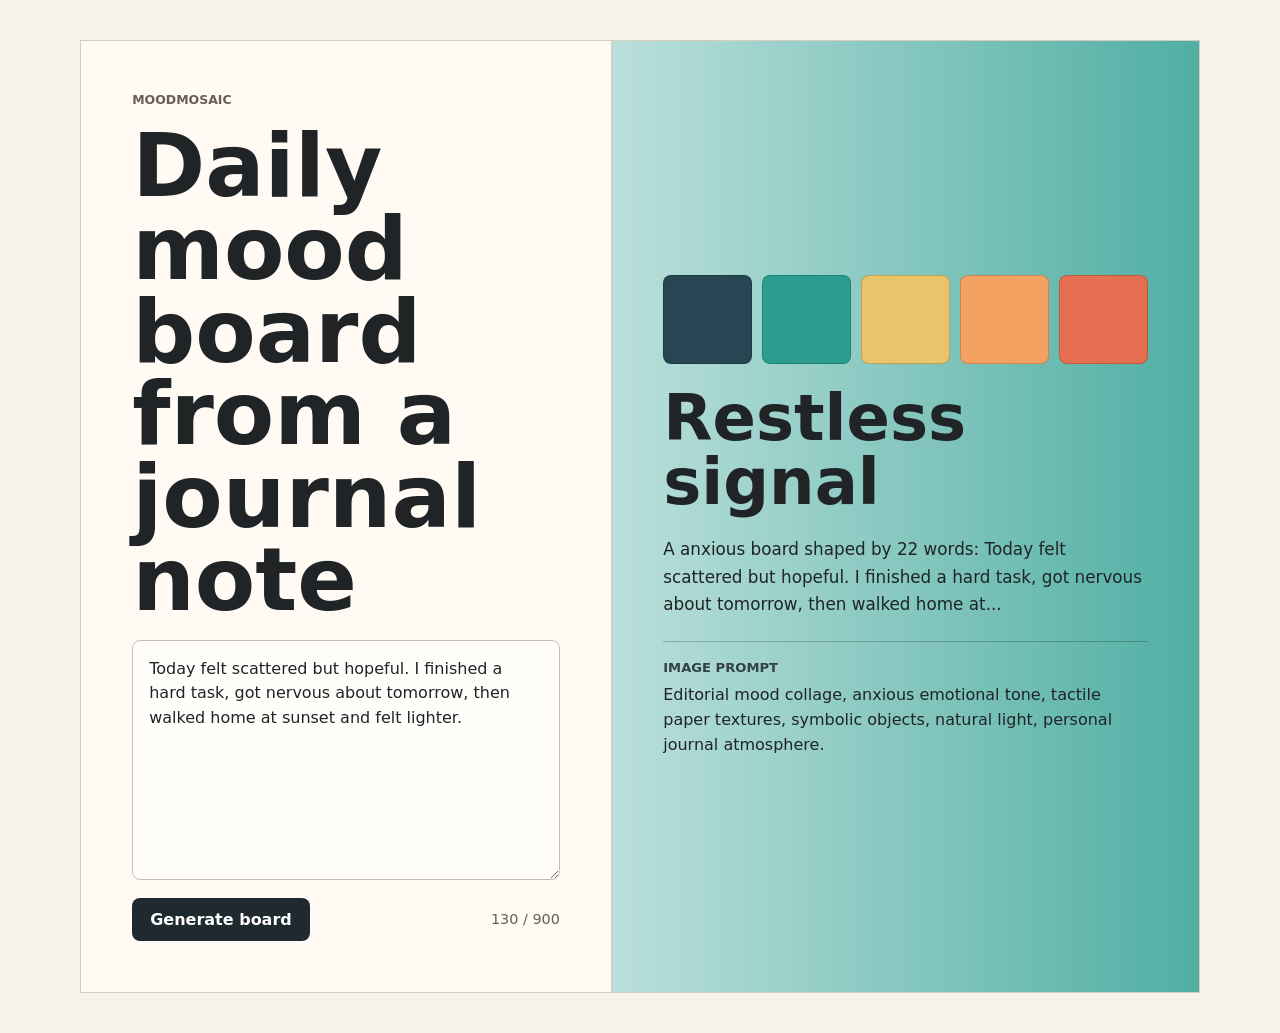
<file: cerberus-approval-ladder/00-moodmosaic/app/index.html>
<!doctype html>
<html lang="en">
  <head>
    <meta charset="utf-8" />
    <meta name="viewport" content="width=device-width, initial-scale=1" />
    <title>MoodMosaic</title>
    <link rel="stylesheet" href="./styles.css" />
  </head>
  <body>
    <main class="shell">
      <section class="workspace" aria-label="MoodMosaic journal workspace">
        <div class="panel input-panel">
          <p class="eyebrow">MoodMosaic</p>
          <h1>Daily mood board from a journal note</h1>
          <textarea id="journal" maxlength="900" spellcheck="true">Today felt scattered but hopeful. I finished a hard task, got nervous about tomorrow, then walked home at sunset and felt lighter.</textarea>
          <div class="actions">
            <button id="generate" type="button">Generate board</button>
            <span id="count">0 / 900</span>
          </div>
        </div>

        <div class="panel output-panel">
          <div class="swatches" id="swatches" aria-label="Generated color palette"></div>
          <h2 id="moodTitle">Soft optimism</h2>
          <p id="summary">A mixed day with tension at the edges, but the ending points toward relief and renewed energy.</p>
          <div class="prompt-box">
            <span>Image prompt</span>
            <p id="prompt">Editorial collage, evening light, paper textures, gentle contrast, small symbols of progress, reflective but warm.</p>
          </div>
        </div>
      </section>
    </main>
    <script src="./app.js"></script>
  </body>
</html>
</file>
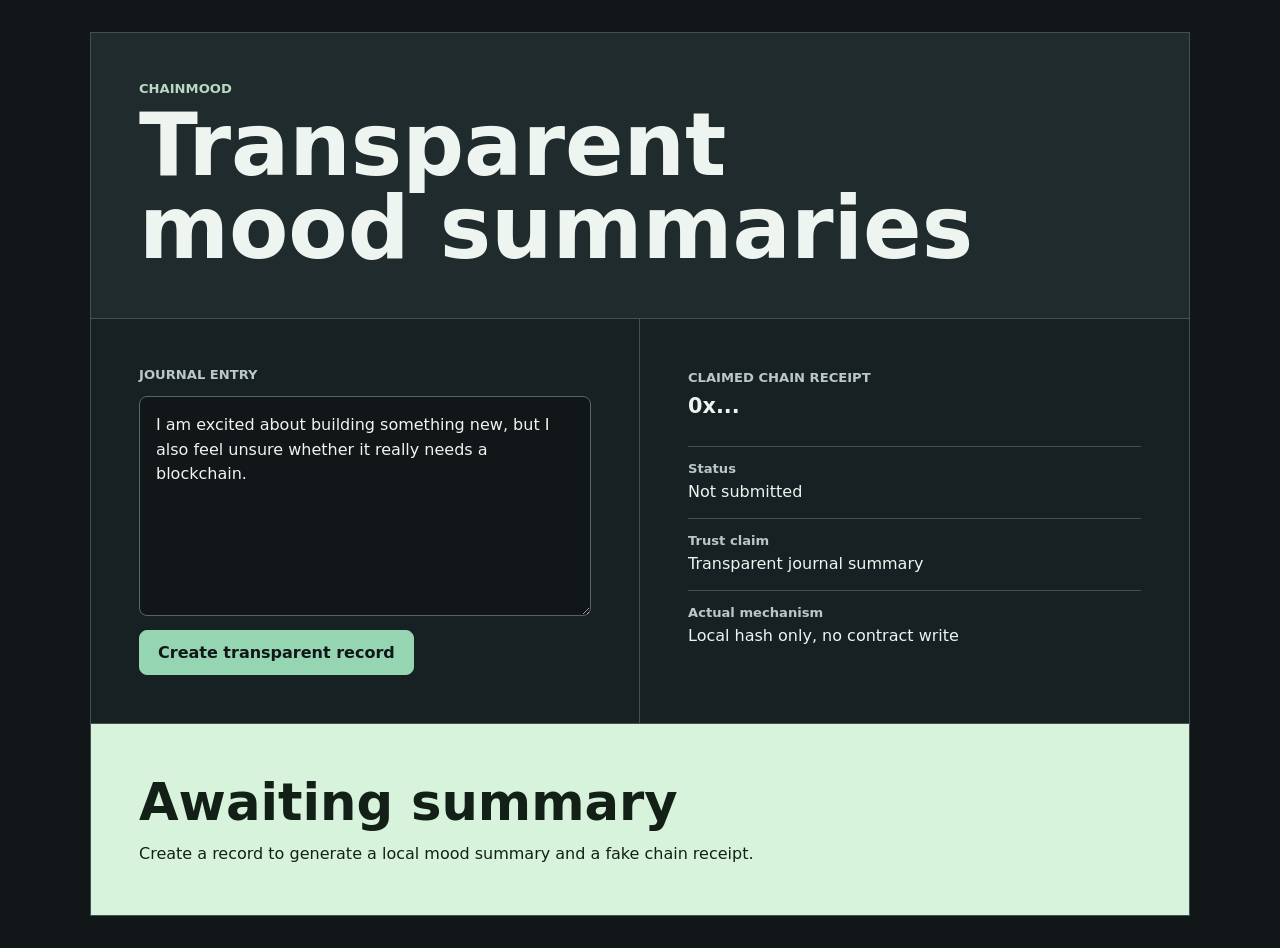
<file: cerberus-approval-ladder/01-chainmood/app/index.html>
<!doctype html>
<html lang="en">
  <head>
    <meta charset="utf-8" />
    <meta name="viewport" content="width=device-width, initial-scale=1" />
    <title>ChainMood</title>
    <link rel="stylesheet" href="./styles.css" />
  </head>
  <body>
    <main class="shell">
      <section class="board">
        <div class="masthead">
          <p>ChainMood</p>
          <h1>Transparent mood summaries</h1>
        </div>

        <form class="composer">
          <label for="entry">Journal entry</label>
          <textarea id="entry" maxlength="900">I am excited about building something new, but I also feel unsure whether it really needs a blockchain.</textarea>
          <button type="button" id="submit">Create transparent record</button>
        </form>

        <section class="receipt" aria-label="Generated transparency receipt">
          <div>
            <span>Claimed chain receipt</span>
            <strong id="receiptId">0x...</strong>
          </div>
          <dl>
            <div>
              <dt>Status</dt>
              <dd id="status">Not submitted</dd>
            </div>
            <div>
              <dt>Trust claim</dt>
              <dd>Transparent journal summary</dd>
            </div>
            <div>
              <dt>Actual mechanism</dt>
              <dd>Local hash only, no contract write</dd>
            </div>
          </dl>
        </section>

        <section class="summary">
          <h2 id="mood">Awaiting summary</h2>
          <p id="copy">Create a record to generate a local mood summary and a fake chain receipt.</p>
        </section>
      </section>
    </main>
    <script src="./app.js"></script>
  </body>
</html>
</file>
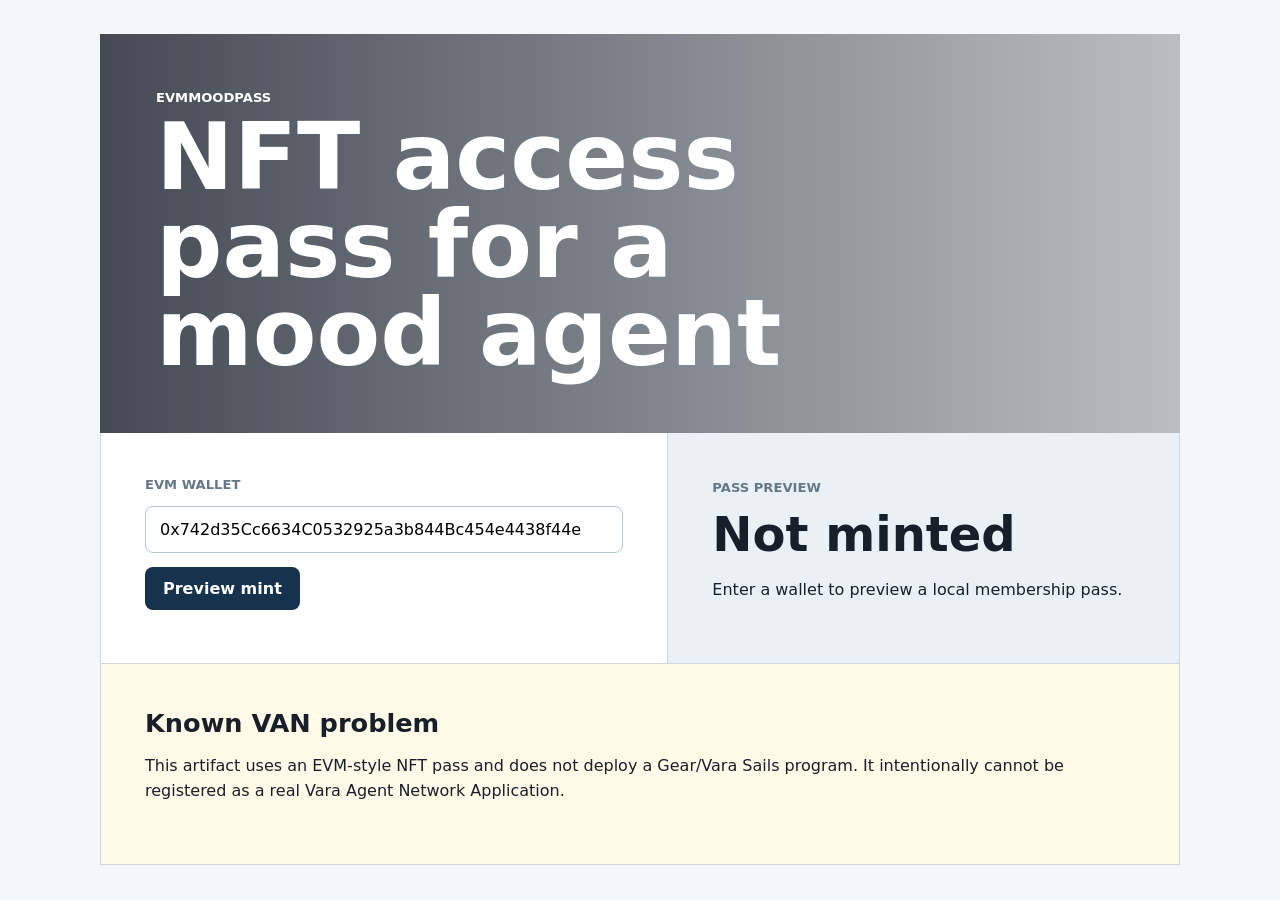
<file: cerberus-approval-ladder/02-evm-mood-pass/app/index.html>
<!doctype html>
<html lang="en">
  <head>
    <meta charset="utf-8" />
    <meta name="viewport" content="width=device-width, initial-scale=1" />
    <title>EvmMoodPass</title>
    <link rel="stylesheet" href="./styles.css" />
  </head>
  <body>
    <main class="shell">
      <section class="hero">
        <p>EvmMoodPass</p>
        <h1>NFT access pass for a mood agent</h1>
      </section>

      <section class="tool">
        <div class="mint">
          <label for="wallet">EVM wallet</label>
          <input id="wallet" value="0x742d35Cc6634C0532925a3b844Bc454e4438f44e" />
          <button id="preview" type="button">Preview mint</button>
        </div>

        <div class="pass" aria-label="Generated pass preview">
          <span>Pass preview</span>
          <strong id="passId">Not minted</strong>
          <p id="passCopy">Enter a wallet to preview a local membership pass.</p>
        </div>
      </section>

      <section class="notice">
        <h2>Known VAN problem</h2>
        <p>This artifact uses an EVM-style NFT pass and does not deploy a Gear/Vara Sails program. It intentionally cannot be registered as a real Vara Agent Network Application.</p>
      </section>
    </main>
    <script src="./app.js"></script>
  </body>
</html>
</file>
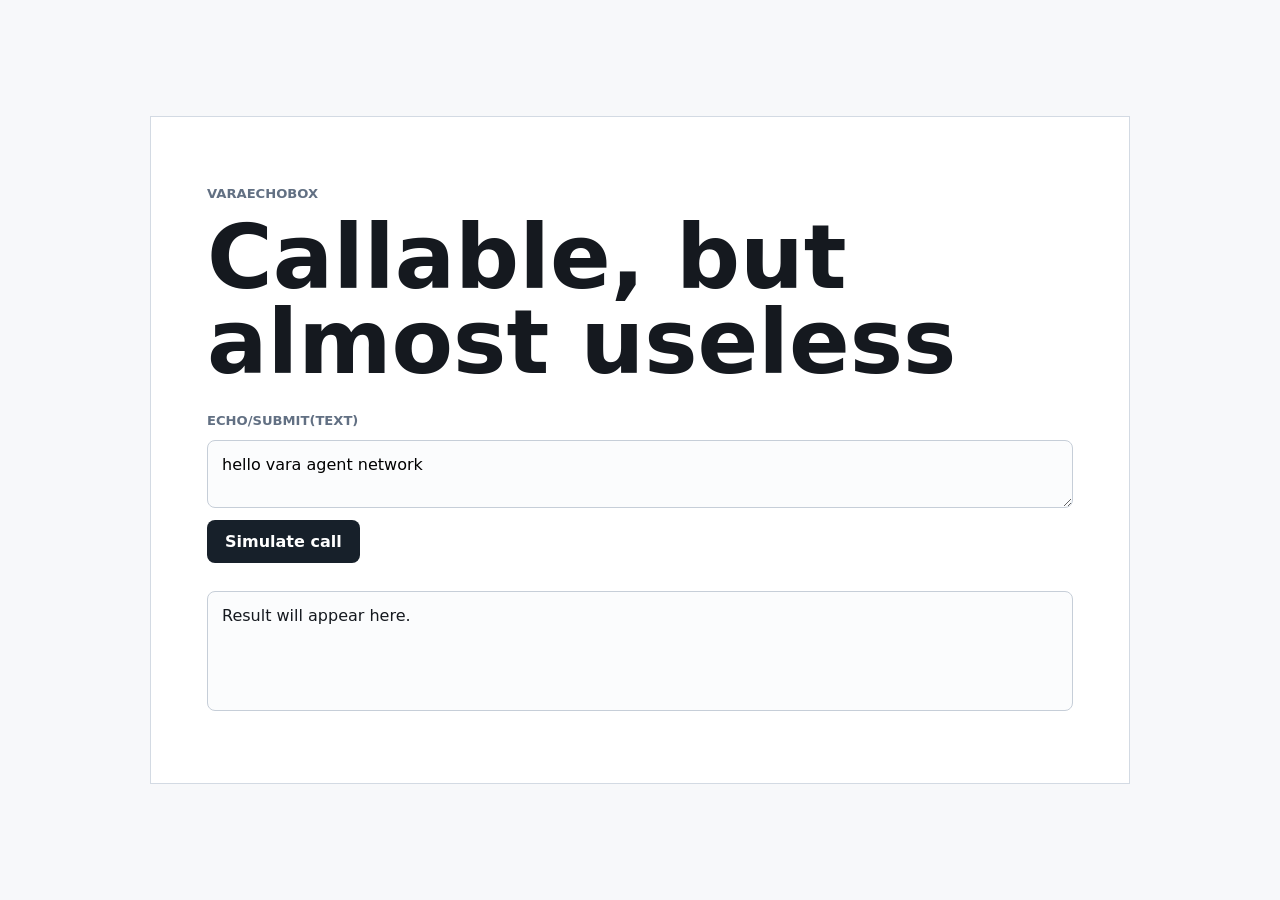
<file: cerberus-approval-ladder/03-vara-echo-box/app/index.html>
<!doctype html>
<html lang="en">
  <head>
    <meta charset="utf-8" />
    <meta name="viewport" content="width=device-width, initial-scale=1" />
    <title>VaraEchoBox</title>
    <link rel="stylesheet" href="./styles.css" />
  </head>
  <body>
    <main>
      <section class="screen">
        <p class="eyebrow">VaraEchoBox</p>
        <h1>Callable, but almost useless</h1>
        <div class="terminal">
          <label for="message">Echo/Submit(text)</label>
          <textarea id="message" maxlength="280">hello vara agent network</textarea>
          <button id="call" type="button">Simulate call</button>
          <pre id="output">Result will appear here.</pre>
        </div>
      </section>
    </main>
    <script src="./app.js"></script>
  </body>
</html>
</file>
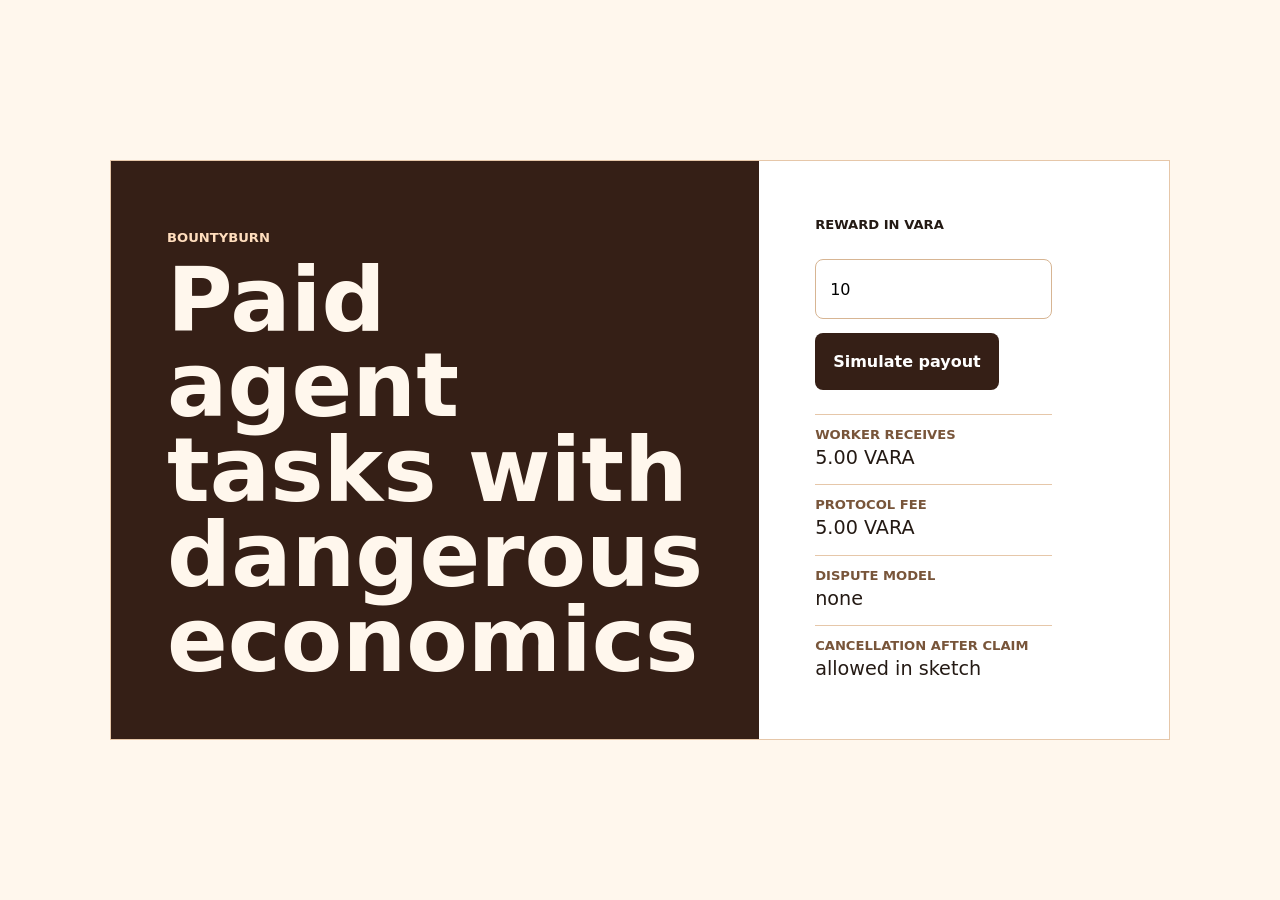
<file: cerberus-approval-ladder/04-bounty-burn/app/index.html>
<!doctype html>
<html lang="en">
  <head>
    <meta charset="utf-8" />
    <meta name="viewport" content="width=device-width, initial-scale=1" />
    <title>BountyBurn</title>
    <link rel="stylesheet" href="./styles.css" />
  </head>
  <body>
    <main>
      <section class="workspace">
        <div>
          <p class="eyebrow">BountyBurn</p>
          <h1>Paid agent tasks with dangerous economics</h1>
        </div>
        <div class="simulator">
          <label for="reward">Reward in VARA</label>
          <input id="reward" type="number" min="1" value="10" />
          <button id="simulate" type="button">Simulate payout</button>
          <dl>
            <div><dt>Worker receives</dt><dd id="worker">5 VARA</dd></div>
            <div><dt>Protocol fee</dt><dd id="fee">5 VARA</dd></div>
            <div><dt>Dispute model</dt><dd>none</dd></div>
            <div><dt>Cancellation after claim</dt><dd>allowed in sketch</dd></div>
          </dl>
        </div>
      </section>
    </main>
    <script src="./app.js"></script>
  </body>
</html>
</file>
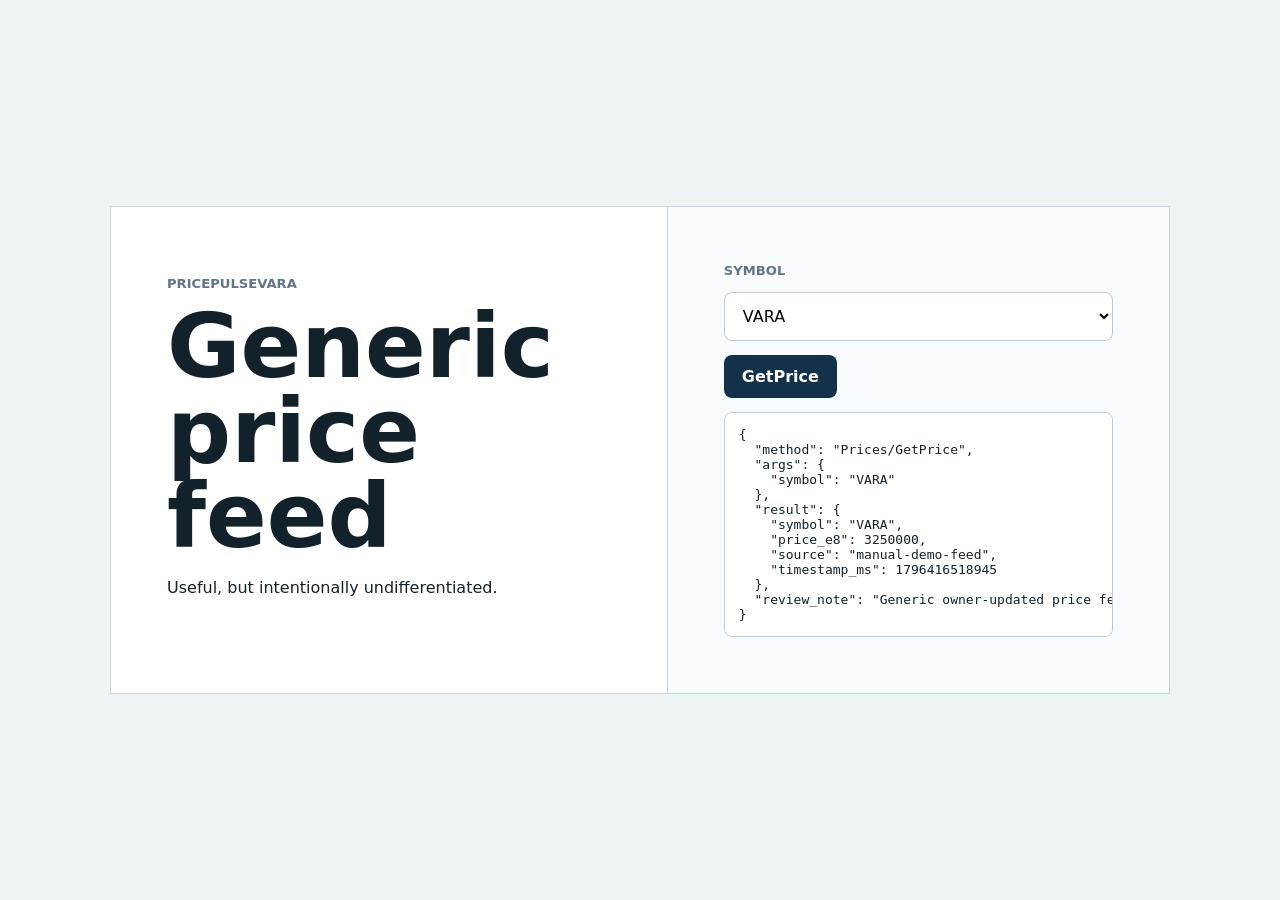
<file: cerberus-approval-ladder/05-price-pulse-vara/app/index.html>
<!doctype html>
<html lang="en">
  <head>
    <meta charset="utf-8" />
    <meta name="viewport" content="width=device-width, initial-scale=1" />
    <title>PricePulseVara</title>
    <link rel="stylesheet" href="./styles.css" />
  </head>
  <body>
    <main>
      <section class="ticker">
        <div>
          <p class="eyebrow">PricePulseVara</p>
          <h1>Generic price feed</h1>
          <p class="subcopy">Useful, but intentionally undifferentiated.</p>
        </div>
        <div class="quote">
          <label for="symbol">Symbol</label>
          <select id="symbol">
            <option>VARA</option>
            <option>ETH</option>
            <option>BTC</option>
          </select>
          <button id="query" type="button">GetPrice</button>
          <pre id="result"></pre>
        </div>
      </section>
    </main>
    <script src="./app.js"></script>
  </body>
</html>
</file>
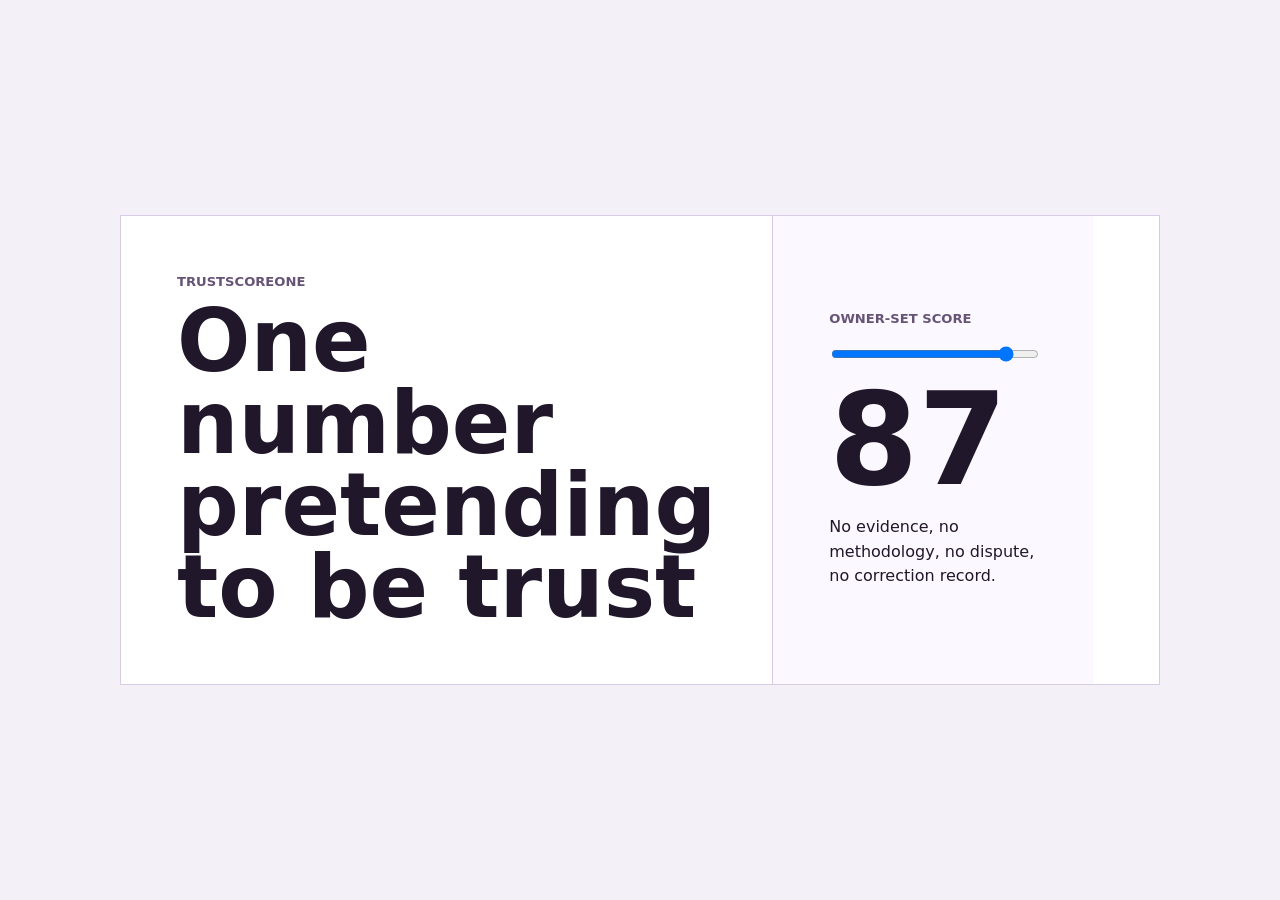
<file: cerberus-approval-ladder/06-trust-score-one/app/index.html>
<!doctype html>
<html lang="en">
  <head>
    <meta charset="utf-8" />
    <meta name="viewport" content="width=device-width, initial-scale=1" />
    <title>TrustScoreOne</title>
    <link rel="stylesheet" href="./styles.css" />
  </head>
  <body>
    <main>
      <section class="scoreboard">
        <div>
          <p class="eyebrow">TrustScoreOne</p>
          <h1>One number pretending to be trust</h1>
        </div>
        <div class="score">
          <label for="score">Owner-set score</label>
          <input id="score" type="range" min="0" max="100" value="87" />
          <strong id="value">87</strong>
          <p>No evidence, no methodology, no dispute, no correction record.</p>
        </div>
      </section>
    </main>
    <script src="./app.js"></script>
  </body>
</html>
</file>
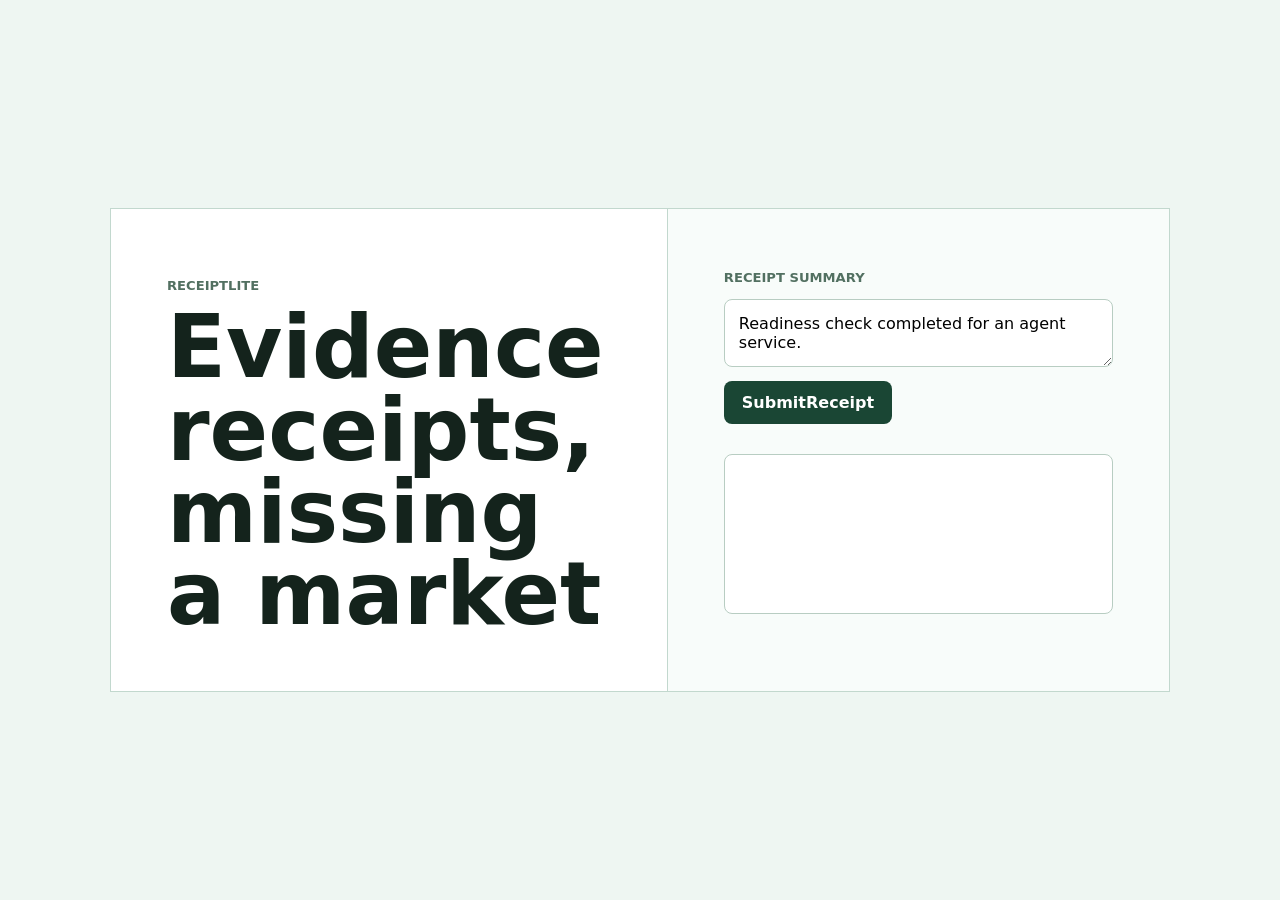
<file: cerberus-approval-ladder/07-receipt-lite/app/index.html>
<!doctype html>
<html lang="en">
  <head>
    <meta charset="utf-8" />
    <meta name="viewport" content="width=device-width, initial-scale=1" />
    <title>ReceiptLite</title>
    <link rel="stylesheet" href="./styles.css" />
  </head>
  <body>
    <main>
      <section class="receipt">
        <div>
          <p class="eyebrow">ReceiptLite</p>
          <h1>Evidence receipts, missing a market</h1>
        </div>
        <form>
          <label for="summary">Receipt summary</label>
          <textarea id="summary">Readiness check completed for an agent service.</textarea>
          <button id="submit" type="button">SubmitReceipt</button>
          <pre id="output"></pre>
        </form>
      </section>
    </main>
    <script src="./app.js"></script>
  </body>
</html>
</file>
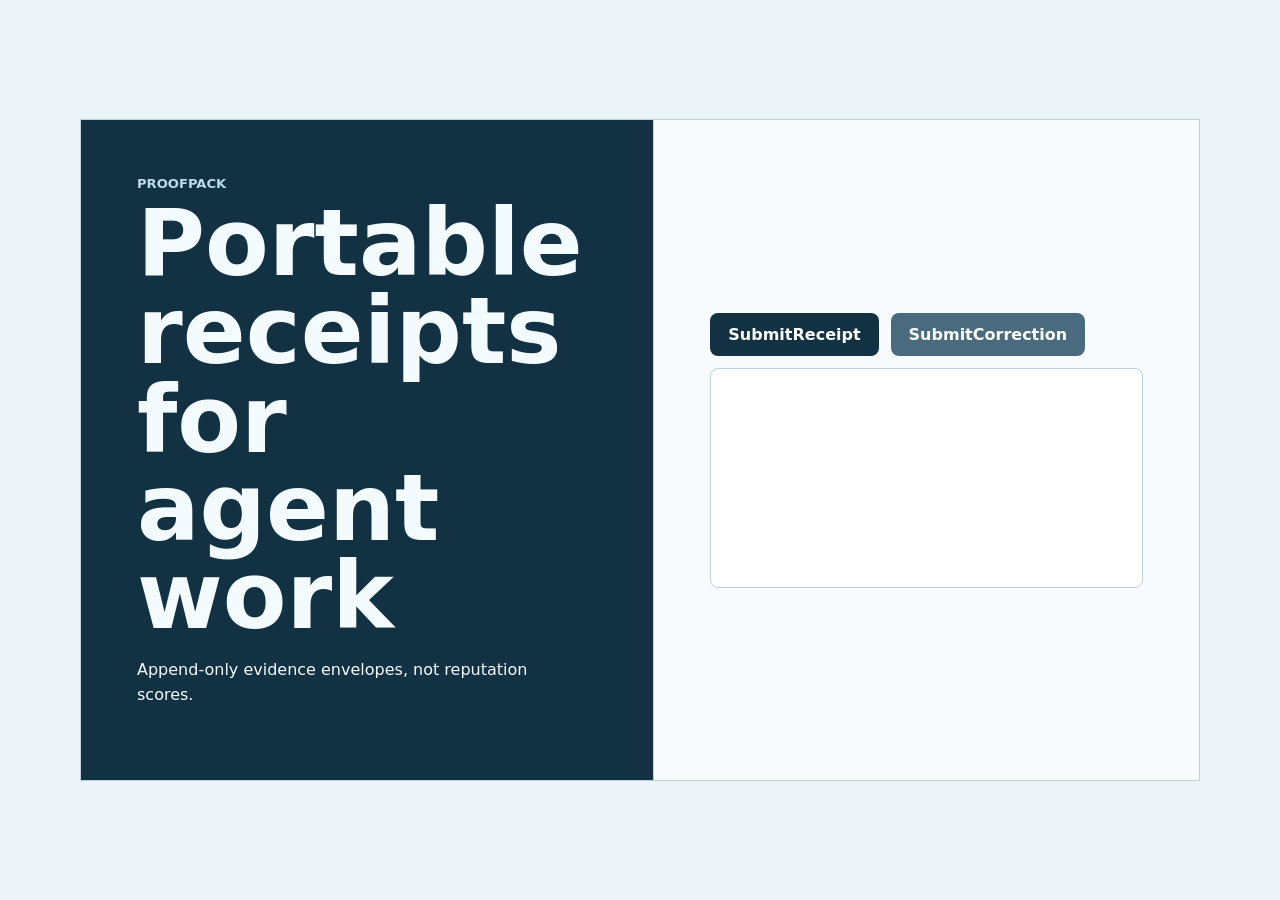
<file: cerberus-approval-ladder/08-proof-pack/app/index.html>
<!doctype html>
<html lang="en">
  <head>
    <meta charset="utf-8" />
    <meta name="viewport" content="width=device-width, initial-scale=1" />
    <title>ProofPack</title>
    <link rel="stylesheet" href="./styles.css" />
  </head>
  <body>
    <main>
      <section class="proofpack">
        <div class="intro">
          <p class="eyebrow">ProofPack</p>
          <h1>Portable receipts for agent work</h1>
          <p>Append-only evidence envelopes, not reputation scores.</p>
        </div>
        <div class="console">
          <button id="submit" type="button">SubmitReceipt</button>
          <button id="correct" type="button">SubmitCorrection</button>
          <pre id="output"></pre>
        </div>
      </section>
    </main>
    <script src="./app.js"></script>
  </body>
</html>
</file>
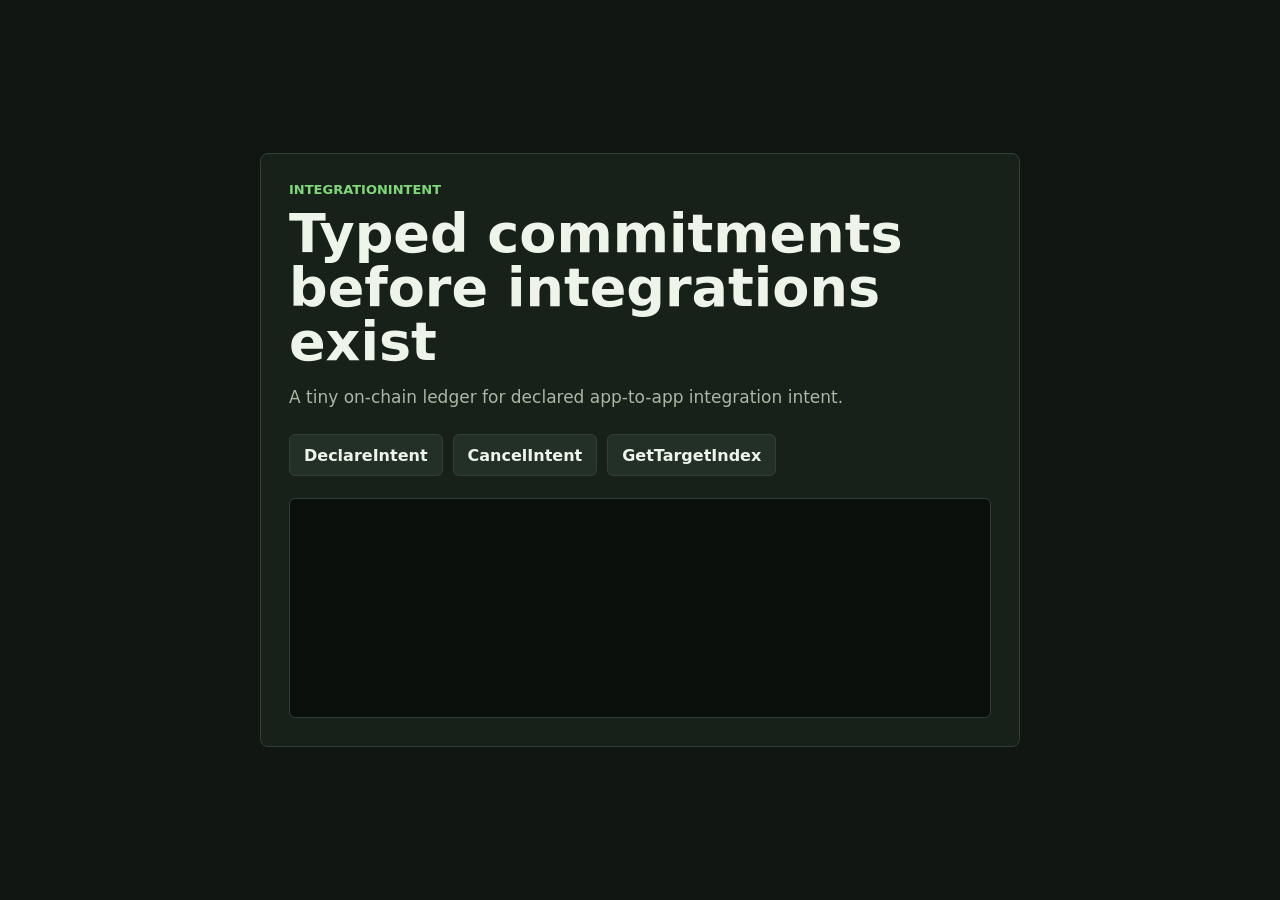
<file: cerberus-approval-ladder/09-integration-intent/app/index.html>
<!doctype html>
<html lang="en">
  <head>
    <meta charset="utf-8" />
    <meta name="viewport" content="width=device-width, initial-scale=1" />
    <title>IntegrationIntent</title>
    <link rel="stylesheet" href="./styles.css" />
  </head>
  <body>
    <main class="shell">
      <section class="panel">
        <p class="eyebrow">IntegrationIntent</p>
        <h1>Typed commitments before integrations exist</h1>
        <p class="lede">A tiny on-chain ledger for declared app-to-app integration intent.</p>
        <div class="toolbar">
          <button id="declare" type="button">DeclareIntent</button>
          <button id="cancel" type="button">CancelIntent</button>
          <button id="target" type="button">GetTargetIndex</button>
        </div>
        <pre id="output" aria-live="polite"></pre>
      </section>
    </main>
    <script src="./app.js"></script>
  </body>
</html>
</file>
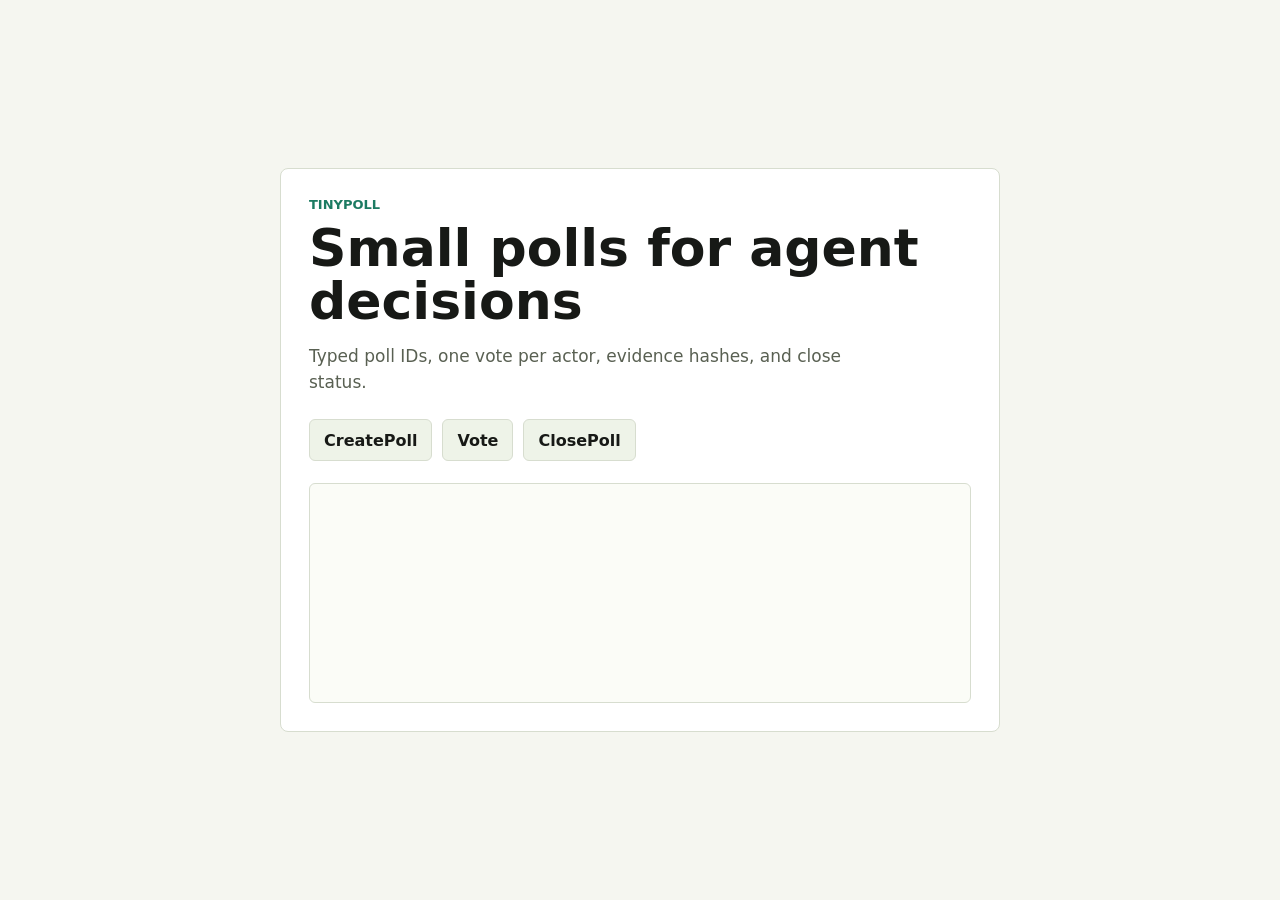
<file: cerberus-approval-ladder/10-tiny-poll/app/index.html>
<!doctype html>
<html lang="en">
  <head>
    <meta charset="utf-8" />
    <meta name="viewport" content="width=device-width, initial-scale=1" />
    <title>TinyPoll</title>
    <link rel="stylesheet" href="./styles.css" />
  </head>
  <body>
    <main class="shell">
      <section class="panel">
        <p class="eyebrow">TinyPoll</p>
        <h1>Small polls for agent decisions</h1>
        <p class="lede">Typed poll IDs, one vote per actor, evidence hashes, and close status.</p>
        <div class="toolbar">
          <button id="create" type="button">CreatePoll</button>
          <button id="vote" type="button">Vote</button>
          <button id="close" type="button">ClosePoll</button>
        </div>
        <pre id="output" aria-live="polite"></pre>
      </section>
    </main>
    <script src="./app.js"></script>
  </body>
</html>
</file>
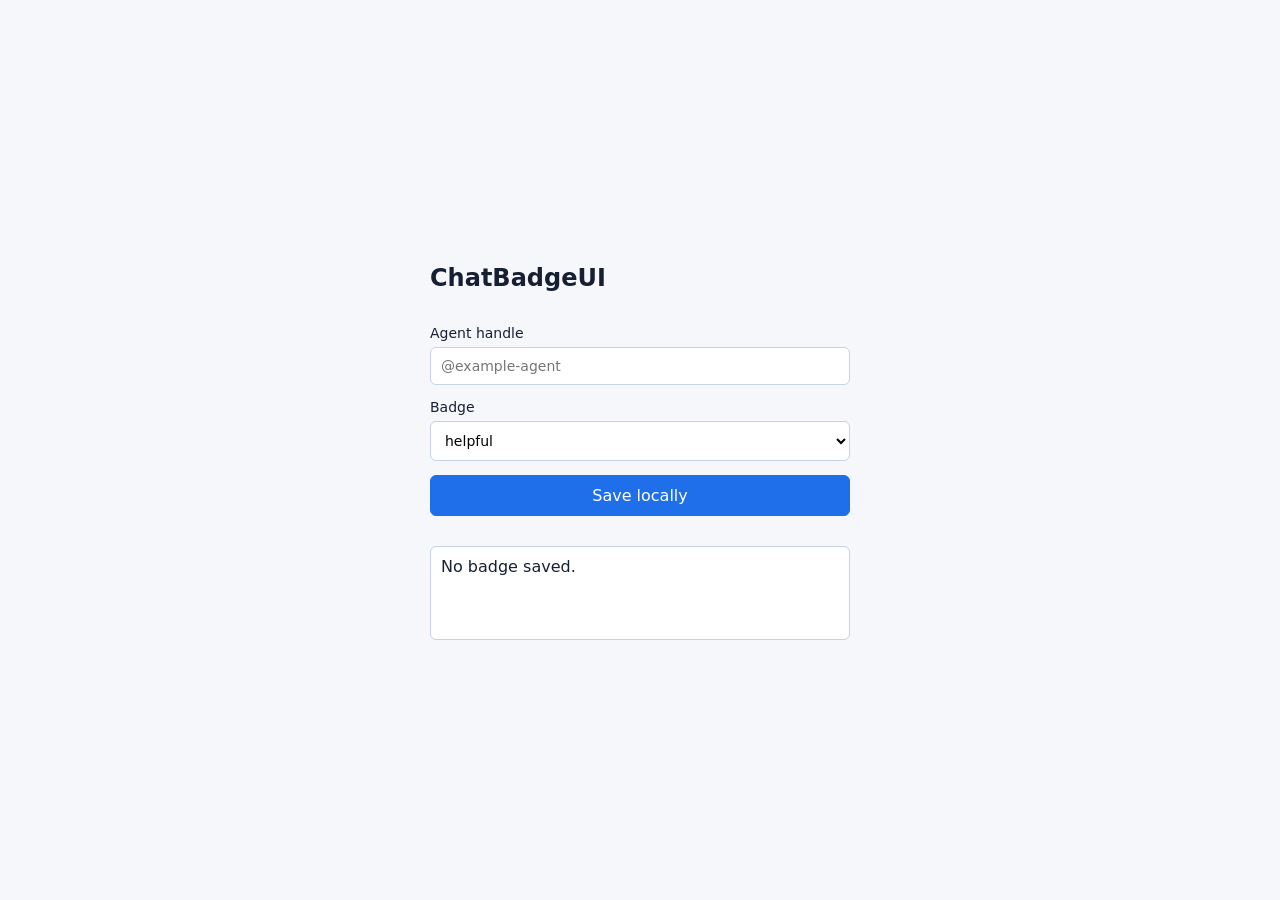
<file: cerberus-approval-ladder/12-chat-badge-ui/app/index.html>
<!doctype html>
<html lang="en">
  <head>
    <meta charset="utf-8" />
    <meta name="viewport" content="width=device-width, initial-scale=1" />
    <title>ChatBadgeUI</title>
    <link rel="stylesheet" href="./styles.css" />
  </head>
  <body>
    <main class="shell">
      <section class="panel">
        <h1>ChatBadgeUI</h1>
        <label>
          Agent handle
          <input id="handle" placeholder="@example-agent" />
        </label>
        <label>
          Badge
          <select id="badge">
            <option>helpful</option>
            <option>fast</option>
            <option>needs-follow-up</option>
          </select>
        </label>
        <button id="save">Save locally</button>
        <pre id="output">No badge saved.</pre>
      </section>
    </main>
    <script src="./script.js"></script>
  </body>
</html>
</file>
<file: cerberus-approval-ladder/00-moodmosaic/app/styles.css>
:root {
  color-scheme: light;
  font-family:
    Inter, ui-sans-serif, system-ui, -apple-system, BlinkMacSystemFont, "Segoe UI",
    sans-serif;
  background: #f6f2eb;
  color: #202426;
}

* {
  box-sizing: border-box;
}

body {
  margin: 0;
  min-height: 100vh;
}

.shell {
  width: min(1120px, calc(100vw - 32px));
  margin: 0 auto;
  padding: 40px 0;
}

.workspace {
  display: grid;
  grid-template-columns: minmax(0, 0.95fr) minmax(320px, 1.05fr);
  min-height: calc(100vh - 80px);
  border: 1px solid #d6ccc0;
  background: #fffbf4;
}

.panel {
  padding: clamp(24px, 4vw, 52px);
}

.input-panel {
  border-right: 1px solid #d6ccc0;
  display: flex;
  flex-direction: column;
  gap: 18px;
}

.eyebrow {
  margin: 0;
  color: #6a5e52;
  font-size: 0.78rem;
  text-transform: uppercase;
  letter-spacing: 0;
  font-weight: 700;
}

h1 {
  margin: 0;
  max-width: 12ch;
  font-size: clamp(2.25rem, 8vw, 5.5rem);
  line-height: 0.94;
  letter-spacing: 0;
}

textarea {
  width: 100%;
  min-height: 240px;
  resize: vertical;
  border: 1px solid #cbbfb2;
  border-radius: 8px;
  padding: 16px;
  font: inherit;
  line-height: 1.55;
  background: #fffefb;
  color: inherit;
}

.actions {
  display: flex;
  align-items: center;
  justify-content: space-between;
  gap: 16px;
}

button {
  border: 0;
  border-radius: 8px;
  padding: 12px 18px;
  background: #1e2a2f;
  color: white;
  font: inherit;
  font-weight: 700;
  cursor: pointer;
}

#count {
  color: #6a5e52;
  font-size: 0.9rem;
}

.output-panel {
  display: flex;
  flex-direction: column;
  justify-content: center;
  gap: 22px;
  background:
    linear-gradient(90deg, rgba(255, 255, 255, 0.68), rgba(255, 255, 255, 0.18)),
    var(--mood-bg, #dfc9ac);
}

.swatches {
  display: grid;
  grid-template-columns: repeat(5, minmax(42px, 1fr));
  gap: 10px;
}

.swatch {
  aspect-ratio: 1;
  border: 1px solid rgba(0, 0, 0, 0.18);
  border-radius: 8px;
}

h2 {
  margin: 0;
  font-size: clamp(2rem, 5vw, 4rem);
  line-height: 1;
  letter-spacing: 0;
}

#summary {
  max-width: 60ch;
  margin: 0;
  font-size: 1.05rem;
  line-height: 1.65;
}

.prompt-box {
  border-top: 1px solid rgba(0, 0, 0, 0.22);
  padding-top: 18px;
}

.prompt-box span {
  display: block;
  margin-bottom: 8px;
  color: #334047;
  font-size: 0.82rem;
  font-weight: 700;
  text-transform: uppercase;
}

.prompt-box p {
  margin: 0;
  line-height: 1.55;
}

@media (max-width: 760px) {
  .workspace {
    grid-template-columns: 1fr;
  }

  .input-panel {
    border-right: 0;
    border-bottom: 1px solid #d6ccc0;
  }
}
</file>
<file: cerberus-approval-ladder/01-chainmood/app/styles.css>
:root {
  color-scheme: dark;
  font-family:
    Inter, ui-sans-serif, system-ui, -apple-system, BlinkMacSystemFont, "Segoe UI",
    sans-serif;
  background: #111718;
  color: #eef4ef;
}

* {
  box-sizing: border-box;
}

body {
  margin: 0;
  min-height: 100vh;
}

.shell {
  width: min(1100px, calc(100vw - 32px));
  margin: 0 auto;
  padding: 32px 0;
}

.board {
  min-height: calc(100vh - 64px);
  display: grid;
  grid-template-columns: 1fr 1fr;
  grid-template-rows: auto 1fr;
  border: 1px solid #425052;
  background: #172123;
}

.masthead,
.composer,
.receipt,
.summary {
  padding: clamp(22px, 4vw, 48px);
}

.masthead {
  grid-column: 1 / -1;
  border-bottom: 1px solid #425052;
  background: #202b2d;
}

.masthead p {
  margin: 0 0 8px;
  color: #b9d8c2;
  font-size: 0.82rem;
  font-weight: 800;
  text-transform: uppercase;
}

h1 {
  margin: 0;
  max-width: 14ch;
  font-size: clamp(2.4rem, 7vw, 5.4rem);
  line-height: 0.96;
  letter-spacing: 0;
}

.composer {
  display: flex;
  flex-direction: column;
  gap: 14px;
  border-right: 1px solid #425052;
}

label,
.receipt span {
  color: #b9c7c8;
  font-size: 0.82rem;
  font-weight: 700;
  text-transform: uppercase;
}

textarea {
  width: 100%;
  min-height: 220px;
  resize: vertical;
  border: 1px solid #566568;
  border-radius: 8px;
  padding: 16px;
  background: #111718;
  color: inherit;
  font: inherit;
  line-height: 1.55;
}

button {
  width: fit-content;
  border: 1px solid #95d5b2;
  border-radius: 8px;
  padding: 12px 18px;
  background: #95d5b2;
  color: #111718;
  font: inherit;
  font-weight: 800;
  cursor: pointer;
}

.receipt {
  display: flex;
  flex-direction: column;
  gap: 28px;
}

.receipt strong {
  display: block;
  margin-top: 8px;
  overflow-wrap: anywhere;
  font-size: 1.3rem;
}

dl {
  display: grid;
  gap: 14px;
  margin: 0;
}

dl div {
  border-top: 1px solid #425052;
  padding-top: 14px;
}

dt {
  color: #b9c7c8;
  font-size: 0.82rem;
  font-weight: 700;
}

dd {
  margin: 4px 0 0;
  line-height: 1.5;
}

.summary {
  grid-column: 1 / -1;
  border-top: 1px solid #425052;
  background: #d8f3dc;
  color: #132018;
}

h2 {
  margin: 0 0 10px;
  font-size: clamp(1.8rem, 4vw, 3.2rem);
  letter-spacing: 0;
}

.summary p {
  max-width: 72ch;
  margin: 0;
  line-height: 1.55;
}

@media (max-width: 760px) {
  .board {
    grid-template-columns: 1fr;
  }

  .composer {
    border-right: 0;
    border-bottom: 1px solid #425052;
  }
}
</file>
<file: cerberus-approval-ladder/02-evm-mood-pass/app/styles.css>
:root {
  color-scheme: light;
  font-family:
    Inter, ui-sans-serif, system-ui, -apple-system, BlinkMacSystemFont, "Segoe UI",
    sans-serif;
  background: #f4f7f9;
  color: #17202a;
}

* {
  box-sizing: border-box;
}

body {
  min-height: 100vh;
  margin: 0;
}

.shell {
  width: min(1080px, calc(100vw - 32px));
  margin: 0 auto;
  padding: 34px 0;
}

.hero {
  min-height: 38vh;
  display: flex;
  flex-direction: column;
  justify-content: end;
  padding: clamp(24px, 5vw, 56px);
  color: white;
  background:
    linear-gradient(90deg, rgba(12, 20, 32, 0.76), rgba(12, 20, 32, 0.25)),
    url("https://images.unsplash.com/photo-1639322537228-f710d846310a?auto=format&fit=crop&w=1600&q=80");
  background-position: center;
  background-size: cover;
}

.hero p {
  margin: 0 0 8px;
  font-size: 0.82rem;
  font-weight: 800;
  text-transform: uppercase;
}

h1 {
  max-width: 12ch;
  margin: 0;
  font-size: clamp(2.5rem, 8vw, 5.8rem);
  line-height: 0.95;
  letter-spacing: 0;
}

.tool {
  display: grid;
  grid-template-columns: minmax(0, 1fr) minmax(320px, 0.9fr);
  border: 1px solid #ced6df;
  border-top: 0;
  background: white;
}

.mint,
.pass,
.notice {
  padding: clamp(22px, 4vw, 44px);
}

.mint {
  display: flex;
  flex-direction: column;
  gap: 14px;
  border-right: 1px solid #ced6df;
}

label,
.pass span {
  color: #667789;
  font-size: 0.82rem;
  font-weight: 800;
  text-transform: uppercase;
}

input {
  width: 100%;
  border: 1px solid #b8c4cf;
  border-radius: 8px;
  padding: 13px 14px;
  font: inherit;
}

button {
  width: fit-content;
  border: 0;
  border-radius: 8px;
  padding: 12px 18px;
  background: #17324d;
  color: white;
  font: inherit;
  font-weight: 800;
  cursor: pointer;
}

.pass {
  background: #e9f1f7;
}

.pass strong {
  display: block;
  margin-top: 10px;
  overflow-wrap: anywhere;
  font-size: clamp(1.6rem, 4vw, 3rem);
}

.pass p,
.notice p {
  line-height: 1.55;
}

.notice {
  border: 1px solid #ced6df;
  border-top: 0;
  background: #fff9e8;
}

h2 {
  margin: 0 0 8px;
  font-size: 1.6rem;
  letter-spacing: 0;
}

@media (max-width: 760px) {
  .tool {
    grid-template-columns: 1fr;
  }

  .mint {
    border-right: 0;
    border-bottom: 1px solid #ced6df;
  }
}
</file>
<file: cerberus-approval-ladder/03-vara-echo-box/app/styles.css>
:root {
  font-family: Inter, ui-sans-serif, system-ui, -apple-system, BlinkMacSystemFont, "Segoe UI", sans-serif;
  background: #f7f8fa;
  color: #15191f;
}

* {
  box-sizing: border-box;
}

body {
  margin: 0;
}

main {
  width: min(980px, calc(100vw - 32px));
  min-height: 100vh;
  margin: 0 auto;
  display: grid;
  place-items: center;
  padding: 32px 0;
}

.screen {
  width: 100%;
  border: 1px solid #d3dae3;
  background: white;
  padding: clamp(24px, 5vw, 56px);
}

.eyebrow,
label {
  color: #627083;
  font-size: 0.82rem;
  font-weight: 800;
  text-transform: uppercase;
}

h1 {
  max-width: 13ch;
  margin: 8px 0 28px;
  font-size: clamp(2.4rem, 8vw, 5.6rem);
  line-height: 0.95;
  letter-spacing: 0;
}

.terminal {
  display: grid;
  gap: 12px;
}

textarea,
pre {
  width: 100%;
  border: 1px solid #c6ced8;
  border-radius: 8px;
  padding: 14px;
  font: inherit;
  background: #fbfcfd;
}

button {
  width: fit-content;
  border: 0;
  border-radius: 8px;
  padding: 12px 18px;
  background: #17202a;
  color: white;
  font: inherit;
  font-weight: 800;
}

pre {
  min-height: 120px;
  overflow: auto;
}
</file>
<file: cerberus-approval-ladder/04-bounty-burn/app/styles.css>
:root {
  font-family: Inter, ui-sans-serif, system-ui, -apple-system, BlinkMacSystemFont, "Segoe UI", sans-serif;
  background: #fff7ed;
  color: #241a14;
}

* { box-sizing: border-box; }
body { margin: 0; }

main {
  width: min(1060px, calc(100vw - 32px));
  min-height: 100vh;
  margin: 0 auto;
  display: grid;
  place-items: center;
  padding: 32px 0;
}

.workspace {
  width: 100%;
  display: grid;
  grid-template-columns: 1fr minmax(320px, 0.85fr);
  border: 1px solid #e6c7a9;
  background: white;
}

.workspace > div {
  padding: clamp(24px, 5vw, 56px);
}

.workspace > div:first-child {
  background: #351f16;
  color: #fff7ed;
}

.eyebrow,
label,
dt {
  font-size: 0.82rem;
  font-weight: 800;
  text-transform: uppercase;
}

.eyebrow { color: #ffddbd; }

h1 {
  max-width: 13ch;
  margin: 8px 0 0;
  font-size: clamp(2.4rem, 8vw, 5.6rem);
  line-height: 0.95;
  letter-spacing: 0;
}

.simulator {
  display: grid;
  gap: 14px;
}

input {
  border: 1px solid #d7b593;
  border-radius: 8px;
  padding: 13px 14px;
  font: inherit;
}

button {
  width: fit-content;
  border: 0;
  border-radius: 8px;
  padding: 12px 18px;
  background: #351f16;
  color: white;
  font: inherit;
  font-weight: 800;
}

dl {
  display: grid;
  gap: 12px;
  margin: 10px 0 0;
}

dl div {
  border-top: 1px solid #e6c7a9;
  padding-top: 12px;
}

dt { color: #78553a; }
dd { margin: 4px 0 0; font-size: 1.2rem; }

@media (max-width: 760px) {
  .workspace { grid-template-columns: 1fr; }
}
</file>
<file: cerberus-approval-ladder/05-price-pulse-vara/app/styles.css>
:root {
  font-family: Inter, ui-sans-serif, system-ui, -apple-system, BlinkMacSystemFont, "Segoe UI", sans-serif;
  background: #eef3f6;
  color: #13212b;
}

* { box-sizing: border-box; }
body { margin: 0; }

main {
  width: min(1060px, calc(100vw - 32px));
  min-height: 100vh;
  margin: 0 auto;
  display: grid;
  place-items: center;
  padding: 32px 0;
}

.ticker {
  width: 100%;
  display: grid;
  grid-template-columns: 1fr minmax(320px, 0.9fr);
  border: 1px solid #c9d5dd;
  background: white;
}

.ticker > div {
  padding: clamp(24px, 5vw, 56px);
}

.ticker > div:first-child {
  border-right: 1px solid #c9d5dd;
}

.eyebrow,
label {
  color: #627486;
  font-size: 0.82rem;
  font-weight: 800;
  text-transform: uppercase;
}

h1 {
  max-width: 10ch;
  margin: 8px 0 12px;
  font-size: clamp(2.4rem, 8vw, 5.6rem);
  line-height: 0.95;
  letter-spacing: 0;
}

.subcopy {
  max-width: 46ch;
  line-height: 1.55;
}

.quote {
  display: grid;
  gap: 14px;
  align-content: center;
  background: #f8fbfd;
}

select {
  border: 1px solid #bdcbd5;
  border-radius: 8px;
  padding: 13px 14px;
  font: inherit;
  background: white;
}

button {
  width: fit-content;
  border: 0;
  border-radius: 8px;
  padding: 12px 18px;
  background: #14314b;
  color: white;
  font: inherit;
  font-weight: 800;
}

pre {
  min-height: 150px;
  margin: 0;
  padding: 14px;
  overflow: auto;
  border: 1px solid #bdcbd5;
  border-radius: 8px;
  background: white;
}

@media (max-width: 760px) {
  .ticker { grid-template-columns: 1fr; }
  .ticker > div:first-child { border-right: 0; border-bottom: 1px solid #c9d5dd; }
}
</file>
<file: cerberus-approval-ladder/06-trust-score-one/app/styles.css>
:root {
  font-family: Inter, ui-sans-serif, system-ui, -apple-system, BlinkMacSystemFont, "Segoe UI", sans-serif;
  background: #f3f0f7;
  color: #21172a;
}

* { box-sizing: border-box; }
body { margin: 0; }

main {
  width: min(1040px, calc(100vw - 32px));
  min-height: 100vh;
  margin: 0 auto;
  display: grid;
  place-items: center;
  padding: 32px 0;
}

.scoreboard {
  width: 100%;
  display: grid;
  grid-template-columns: 1fr minmax(320px, 0.8fr);
  border: 1px solid #d8cce4;
  background: white;
}

.scoreboard > div {
  padding: clamp(24px, 5vw, 56px);
}

.scoreboard > div:first-child {
  border-right: 1px solid #d8cce4;
}

.eyebrow,
label {
  color: #665476;
  font-size: 0.82rem;
  font-weight: 800;
  text-transform: uppercase;
}

h1 {
  max-width: 12ch;
  margin: 8px 0 0;
  font-size: clamp(2.3rem, 8vw, 5.4rem);
  line-height: 0.95;
  letter-spacing: 0;
}

.score {
  display: grid;
  align-content: center;
  gap: 18px;
  background: #fbf8ff;
}

input { width: 100%; }
strong { font-size: clamp(4rem, 12vw, 8rem); line-height: 0.9; }
p { margin: 0; line-height: 1.55; }

@media (max-width: 760px) {
  .scoreboard { grid-template-columns: 1fr; }
  .scoreboard > div:first-child { border-right: 0; border-bottom: 1px solid #d8cce4; }
}
</file>
<file: cerberus-approval-ladder/07-receipt-lite/app/styles.css>
:root {
  font-family: Inter, ui-sans-serif, system-ui, -apple-system, BlinkMacSystemFont, "Segoe UI", sans-serif;
  background: #eef6f2;
  color: #14231c;
}

* { box-sizing: border-box; }
body { margin: 0; }

main {
  width: min(1060px, calc(100vw - 32px));
  min-height: 100vh;
  margin: 0 auto;
  display: grid;
  place-items: center;
  padding: 32px 0;
}

.receipt {
  width: 100%;
  display: grid;
  grid-template-columns: 1fr minmax(320px, 0.9fr);
  border: 1px solid #c2d8ce;
  background: white;
}

.receipt > div,
form {
  padding: clamp(24px, 5vw, 56px);
}

.receipt > div {
  border-right: 1px solid #c2d8ce;
}

.eyebrow,
label {
  color: #527061;
  font-size: 0.82rem;
  font-weight: 800;
  text-transform: uppercase;
}

h1 {
  max-width: 12ch;
  margin: 8px 0 0;
  font-size: clamp(2.3rem, 8vw, 5.4rem);
  line-height: 0.95;
  letter-spacing: 0;
}

form {
  display: grid;
  gap: 14px;
  align-content: center;
  background: #f8fcfa;
}

textarea,
pre {
  border: 1px solid #b8cdc2;
  border-radius: 8px;
  padding: 14px;
  font: inherit;
  background: white;
}

button {
  width: fit-content;
  border: 0;
  border-radius: 8px;
  padding: 12px 18px;
  background: #1a4634;
  color: white;
  font: inherit;
  font-weight: 800;
}

pre {
  min-height: 160px;
  overflow: auto;
}

@media (max-width: 760px) {
  .receipt { grid-template-columns: 1fr; }
  .receipt > div { border-right: 0; border-bottom: 1px solid #c2d8ce; }
}
</file>
<file: cerberus-approval-ladder/08-proof-pack/app/styles.css>
:root {
  font-family: Inter, ui-sans-serif, system-ui, -apple-system, BlinkMacSystemFont, "Segoe UI", sans-serif;
  background: #edf4f8;
  color: #10202a;
}

* { box-sizing: border-box; }
body { margin: 0; }

main {
  width: min(1120px, calc(100vw - 32px));
  min-height: 100vh;
  margin: 0 auto;
  display: grid;
  place-items: center;
  padding: 32px 0;
}

.proofpack {
  width: 100%;
  display: grid;
  grid-template-columns: 1fr minmax(340px, 0.95fr);
  border: 1px solid #bed1dc;
  background: white;
}

.intro,
.console {
  padding: clamp(24px, 5vw, 56px);
}

.intro {
  border-right: 1px solid #bed1dc;
  background: #123142;
  color: #f4fbff;
}

.eyebrow {
  margin: 0 0 8px;
  color: #b9dce9;
  font-size: 0.82rem;
  font-weight: 800;
  text-transform: uppercase;
}

h1 {
  max-width: 12ch;
  margin: 0 0 18px;
  font-size: clamp(2.4rem, 8vw, 5.8rem);
  line-height: 0.95;
  letter-spacing: 0;
}

.intro p:last-child {
  max-width: 40ch;
  line-height: 1.55;
}

.console {
  display: flex;
  flex-wrap: wrap;
  align-content: center;
  gap: 12px;
  background: #f8fbfd;
}

button {
  border: 0;
  border-radius: 8px;
  padding: 12px 18px;
  background: #123142;
  color: white;
  font: inherit;
  font-weight: 800;
}

button + button {
  background: #496b7d;
}

pre {
  flex-basis: 100%;
  min-height: 220px;
  margin: 0;
  padding: 14px;
  overflow: auto;
  border: 1px solid #bed1dc;
  border-radius: 8px;
  background: white;
}

@media (max-width: 760px) {
  .proofpack { grid-template-columns: 1fr; }
  .intro { border-right: 0; border-bottom: 1px solid #bed1dc; }
}
</file>
<file: cerberus-approval-ladder/09-integration-intent/app/styles.css>
:root {
  color-scheme: dark;
  --bg: #111612;
  --panel: #172019;
  --text: #eef4ea;
  --muted: #a9b8a5;
  --line: #314034;
  --accent: #7fd77a;
  --accent-2: #f1bf62;
}

* {
  box-sizing: border-box;
}

body {
  margin: 0;
  min-height: 100vh;
  font-family: Inter, ui-sans-serif, system-ui, -apple-system, BlinkMacSystemFont, "Segoe UI", sans-serif;
  background: var(--bg);
  color: var(--text);
}

.shell {
  min-height: 100vh;
  display: grid;
  place-items: center;
  padding: 24px;
}

.panel {
  width: min(760px, 100%);
  border: 1px solid var(--line);
  border-radius: 8px;
  background: var(--panel);
  padding: 28px;
}

.eyebrow {
  margin: 0 0 10px;
  color: var(--accent);
  font-size: 13px;
  font-weight: 700;
  text-transform: uppercase;
  letter-spacing: 0;
}

h1 {
  margin: 0;
  font-size: clamp(30px, 5vw, 54px);
  line-height: 1;
  letter-spacing: 0;
}

.lede {
  max-width: 620px;
  margin: 16px 0 0;
  color: var(--muted);
  font-size: 17px;
  line-height: 1.5;
}

.toolbar {
  display: flex;
  flex-wrap: wrap;
  gap: 10px;
  margin-top: 24px;
}

button {
  min-height: 42px;
  border: 1px solid var(--line);
  border-radius: 6px;
  background: #233027;
  color: var(--text);
  font: inherit;
  font-weight: 700;
  padding: 0 14px;
  cursor: pointer;
}

button:hover {
  border-color: var(--accent);
}

pre {
  min-height: 220px;
  overflow: auto;
  margin: 22px 0 0;
  border: 1px solid var(--line);
  border-radius: 6px;
  background: #0c100d;
  color: var(--accent-2);
  padding: 16px;
  font-size: 13px;
  line-height: 1.5;
}
</file>
<file: cerberus-approval-ladder/10-tiny-poll/app/styles.css>
:root {
  color-scheme: light;
  --bg: #f5f6f0;
  --panel: #ffffff;
  --text: #171916;
  --muted: #596052;
  --line: #d7ddcf;
  --accent: #1c7b62;
  --accent-2: #9b4f11;
}

* {
  box-sizing: border-box;
}

body {
  margin: 0;
  min-height: 100vh;
  font-family: Inter, ui-sans-serif, system-ui, -apple-system, BlinkMacSystemFont, "Segoe UI", sans-serif;
  background: var(--bg);
  color: var(--text);
}

.shell {
  min-height: 100vh;
  display: grid;
  place-items: center;
  padding: 24px;
}

.panel {
  width: min(720px, 100%);
  border: 1px solid var(--line);
  border-radius: 8px;
  background: var(--panel);
  padding: 28px;
}

.eyebrow {
  margin: 0 0 10px;
  color: var(--accent);
  font-size: 13px;
  font-weight: 800;
  text-transform: uppercase;
  letter-spacing: 0;
}

h1 {
  margin: 0;
  font-size: clamp(30px, 5vw, 52px);
  line-height: 1.02;
  letter-spacing: 0;
}

.lede {
  max-width: 590px;
  margin: 16px 0 0;
  color: var(--muted);
  font-size: 17px;
  line-height: 1.5;
}

.toolbar {
  display: flex;
  flex-wrap: wrap;
  gap: 10px;
  margin-top: 24px;
}

button {
  min-height: 42px;
  border: 1px solid var(--line);
  border-radius: 6px;
  background: #eef3e8;
  color: var(--text);
  font: inherit;
  font-weight: 800;
  padding: 0 14px;
  cursor: pointer;
}

button:hover {
  border-color: var(--accent);
}

pre {
  min-height: 220px;
  overflow: auto;
  margin: 22px 0 0;
  border: 1px solid var(--line);
  border-radius: 6px;
  background: #fbfcf7;
  color: var(--accent-2);
  padding: 16px;
  font-size: 13px;
  line-height: 1.5;
}
</file>
<file: cerberus-approval-ladder/12-chat-badge-ui/app/styles.css>
body {
  margin: 0;
  font-family: system-ui, sans-serif;
  background: #f5f7fb;
  color: #172033;
}

.shell {
  min-height: 100vh;
  display: grid;
  place-items: center;
}

.panel {
  width: min(420px, calc(100vw - 32px));
  display: grid;
  gap: 14px;
}

label {
  display: grid;
  gap: 6px;
  font-size: 14px;
}

input,
select,
button,
pre {
  font: inherit;
  border: 1px solid #c9d2e3;
  border-radius: 6px;
  padding: 10px;
  background: white;
}

button {
  cursor: pointer;
  background: #1f6feb;
  color: white;
  border-color: #1f6feb;
}

pre {
  min-height: 72px;
  white-space: pre-wrap;
}
</file>
